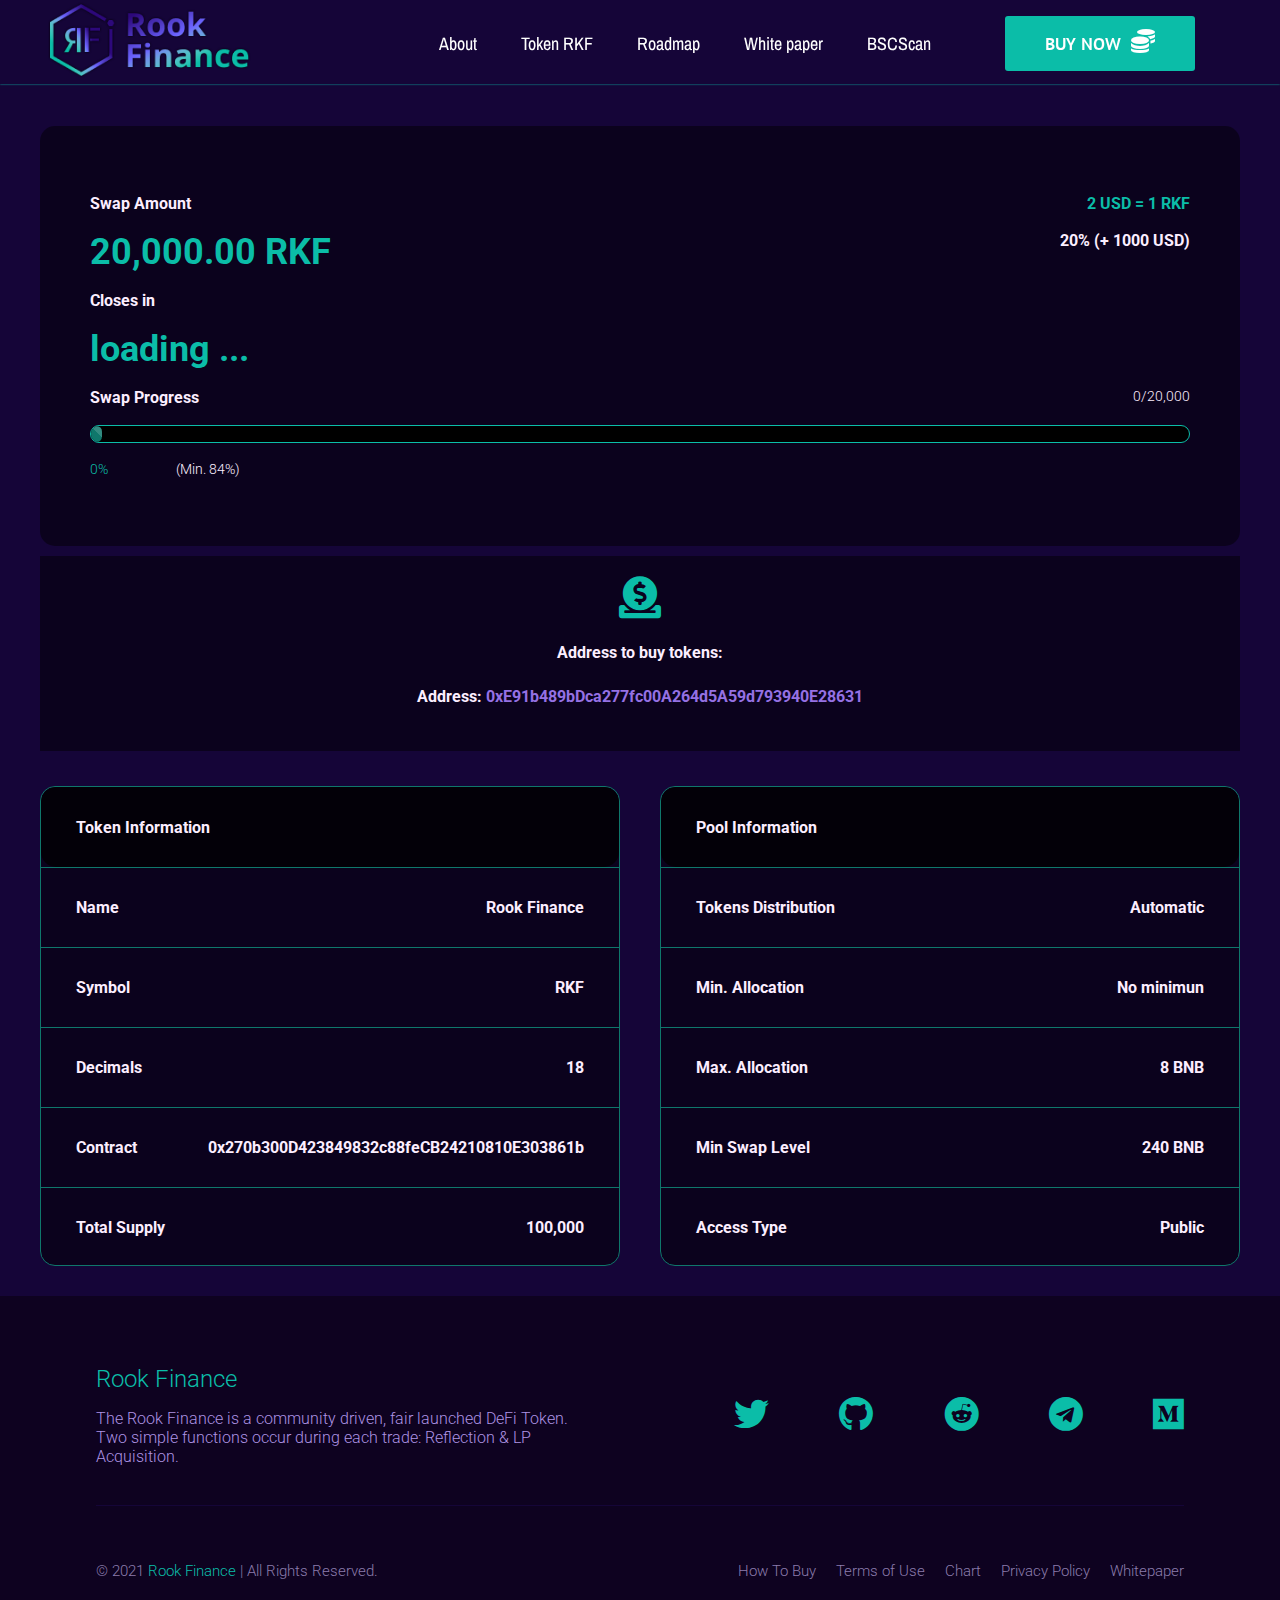
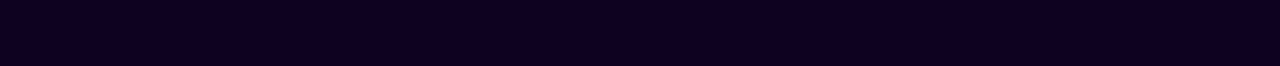
<file: sale/index.html>
<!DOCTYPE html>
<html lang="en">
<head>
    <meta charset="UTF-8">
    <meta http-equiv="X-UA-Compatible" content="IE=edge">
    <!-- Font of letter -->
    <link rel="preconnect" href="https://fonts.gstatic.com">
    <link href="https://fonts.googleapis.com/css2?family=Open+Sans:wght@400;700&family=ABeeZee&family=Amaranth&family=Archivo+Narrow&family=Roboto:wght@300;400;700;900&display=swap" rel="stylesheet">
    <link rel="stylesheet" href="https://use.fontawesome.com/releases/v5.15.2/css/all.css">
    <meta name="viewport" content="width=device-width, initial-scale=1.0">
    <link rel="stylesheet" href="../styles/all.css">
    <link rel="icon" type="image/png" href="../image/favicon.png">
    <link rel="stylesheet" href="../styles/presale.css">
    <link rel="stylesheet" href="../styles/loading.css">
    <title>Rook Finance</title>
</head>
<body>
    <div class="loading">
        <div class="loading__anime">
            <div class="cargar">
            </div>
        </div>
    </div>
    <header class="header" id="header">
        <nav class="nav">
            <div class="nav__logo">
                <a href="../"><img src="../image/logo.png" alt="YFDR Logo"></a>
            </div>
            <div class="nav-text">
                <div class="nav__url">
                    <a href="../#about" class="link">About</a>
                    <a href="./#tokens" class="link">Token RKF</a>
                    <a href="../#roadmap" class="link">Roadmap</a>
                    <a href="../#" target="_blank" class="link">White paper</a>
                    <a href="https://bscscan.com/token/0x270b300d423849832c88fecb24210810e303861b"  target="_blank" class="link">BSCScan</a>
                    <a href="../sale" class="buynow">BUY NOW <i class="fas fa-coins"></i></a>
                </div>
                <div id="bars"><i class="fas fa-bars" id="iconBars"></i></div>
            </div>
        </nav>
        <main class="main">
            <div class="main__top">
                <div class="main__top--center">
                    <div class="main__top--center-1 mg-12">
                        <h4>Swap Amount</h4>
                        <h4 class="bluer" id="price">2 USD = 1 RKF</h4>
                    </div>
                    <div class="main__top--center-2 mg-12">
                        <h2 class="bluer">20,000.00 RKF</h2>
                        <h4 id="bonus">20% (+ 1000 USD)</h4>
                    </div>
                    <div class="main__top--center-3 ">
                        <h4 class="mg-12">Closes in</h4>
                        <div class="mg-12 bluer" id="reloj"><h2>loading ...</h2></div>
                        <div class="main__top--center-3flex ms-12">
                            <h4>Swap Progress</h4>
                            <p>0/20,000</p> 
                        </div>
                    </div>
                    <div class="main__top--center-loading mg-12"><span></span></div>
                    <div class="main__top--center-info">
                        <p class="bluer">0%</p>
                        <p>(Min. 84%)</p>
                    </div>
                </div>
            </div>
            <div class="main__buy">
                <i class="fas fa-donate"></i>
                <h4>Address to buy tokens:</h4>
                <h4>Address: <a href="https://bscscan.com/address/0xE91b489bDca277fc00A264d5A59d793940E28631" target="_blank">0xE91b489bDca277fc00A264d5A59d793940E28631</a></h4>
            </div>
            <div class="main__bottom">
                <div class="main__bottom--left">
                    <div class="main__bottom--left-1 caja-all">
                        <h4 class="left-mg">Token Information</h4>
                    </div>
                    <div class="main__bottom--left-2 caja-all ">
                        <h4 class="left-mg">Name</h4>
                        <h4 class="right-mg">Rook Finance</h4>
                    </div>
                    <div class="main__bottom--left-3 caja-all ">
                        <h4 class="left-mg">Symbol</h4>
                        <h4 class="right-mg">RKF</h4>
                    </div>
                    <div class="main__bottom--left-4 caja-all ">
                        <h4 class="left-mg">Decimals</h4>
                        <h4 class="right-mg">18</h4>
                    </div>
                    <div class="main__bottom--left-5 caja-all ">
                        <h4 class="left-mg">Contract</h4>
                        <h4 class="right-mg">0x270b300D423849832c88feCB24210810E303861b</h4>
                    </div>
                    <div class="main__bottom--left-5 caja-all ">
                        <h4 class="left-mg">Total Supply</h4>
                        <h4 class="right-mg">100,000</h4>
                    </div>
                </div>
                <div class="main__bottom--left">
                    <div class="main__bottom--left-1 caja-all">
                        <h4 class="left-mg">Pool Information</h4>
                    </div>
                    <div class="main__bottom--left-2 caja-all ">
                        <h4 class="left-mg">Tokens Distribution</h4>
                        <h4 class="right-mg">Automatic</h4>
                    </div>
                    <div class="main__bottom--left-3 caja-all ">
                        <h4 class="left-mg">Min. Allocation</h4>
                        <h4 class="right-mg">No minimun</h4>
                    </div>
                    <div class="main__bottom--left-4 caja-all ">
                        <h4 class="left-mg">Max. Allocation</h4>
                        <h4 class="right-mg">8 BNB</h4>
                    </div>
                    <div class="main__bottom--left-5 caja-all ">
                        <h4 class="left-mg">Min Swap Level</h4>
                        <h4 class="right-mg">240 BNB</h4>
                    </div>
                    <div class="main__bottom--left-5 caja-all ">
                        <h4 class="left-mg">Access Type</h4>
                        <h4 class="right-mg">Public</h4>
                    </div>
                </div>
            </div>
        </main>
    </header>



    <footer class="footer">
        <div class="footer__redes">
            <div class="footer__redes--texto">
                <h2 class="footer__redes--texto-1">
                    Rook Finance
                </h2>
                <p class="footer__redes--texto-2">The Rook Finance is a community driven, fair launched DeFi Token. Two simple functions occur during each trade: Reflection & LP Acquisition.</p>
            </div>
            <div class="footer__redes--iconos">
                <a href="https://twitter.com/Rook_Finance/" class="footer__redes--iconos-a"><i class="fab fa-twitter"></i></a>
                <a href="https://github.com/RookToken/" class="footer__redes--iconos-a"><i class="fab fa-github"></i></a>
                <a href="#" class="footer__redes--iconos-a"><i class="fab fa-reddit"></i></a>
                <a href="https://t.me/RookFinance" class="footer__redes--iconos-a"><i class="fab fa-telegram"></i></a>
                <a href="#" class="footer__redes--iconos-a"><i class="fab fa-medium"></i></a>
            </div>
        </div>
        <div class="footer__copyright">
            <div class="footer__copyright--copy">
                <p class="footer__copyright--copy-texto">&copy; 2021 <a href="./">Rook Finance</a> | All Rights Reserved.</p>
            </div>
            <div class="footer__copyright--nav">
                <a href="#!" class="footer__copyright--nav-a">How To Buy</a>
                <a href="../terms" class="footer__copyright--nav-a">Terms of Use</a>
                <a href="#!" class="footer__copyright--nav-a">Chart</a>
                <a href="../privacy" class="footer__copyright--nav-a">Privacy Policy</a>
                <a href="#!" class="footer__copyright--nav-a">Whitepaper</a>
            </div>
        </div>
    </footer>
    <!-- SCRIPT -->
    <script src="../main/reloj.js"></script>
    <script src="../main/loading.js"></script>
    <script src="../main/main.js"></script>
</body>
</html>
</file>
<file: styles/all.css>
* {
    padding: 0;
    margin: 0;
    box-sizing: border-box;
    
}
[id] {
    scroll-margin-top: 96px;
}

html {
    scroll-behavior: smooth;
}
a, button, input {
    list-style: none;
    text-decoration: none;
    color: #FFFFFF;
}

body {
    font-family: "Roboto";
    background-color: #150538;
    color: #FFFFFF;
}

/* HEADER */

.header {
    width: 100%;
    height: 100%;
}

/* nav */
.nav {
    display: flex;
    align-items: center;
    justify-content: space-between;
    width: 100%;
    height: 84px;
    position: fixed;
    background-color: #150538;
    top: 0;
    z-index: 99;
    box-shadow: 0 0 2px 0px #0bbca7;
}

.nav__logo img {
    width: 200px;
    filter: drop-shadow(0 0 1px #000);
}
.nav__logo {
    margin: auto;
    margin-left: 50px;
}

.nav-text {
    display: flex;
    align-items: center;
    margin-right: 60px;
}
.nav__url {
    margin-right: 25px;
}

.nav__url .link {
    font-size: 18px;
    margin: 10px 20px;
    font-family: "Archivo Narrow";
    transition: 0.1s color;
}
.nav__url .link:hover {
    color: #0BBDA8;
}

.buynow {
    font-family: "Amaranth";
    margin-left: 50px;
    font-size: 18px;
    background-color: #0BBDA8;
    color: #fff;
    font-weight: 400;
    padding: 16px 40px;
    border-radius: 3px;
}
.buynow i {
    font-size: 24px;
    margin-left: 5px;
}

#bars {
    margin: 60px;
    display: none;
    font-size: 32px;
    color: #0BBDA8;
    cursor: pointer;
}
#bars:hover {
    opacity: 0.9;
}
/* nav */


@media screen and (max-width: 1140px) {
    .nav__logo img{
        width: 150px;
    }
    .nav__url {
        margin: auto;
    }
    .nav__url .link {
        font-size: 16px;
        margin: 10px;
    }
    .buynow {
        font-size: 16px;
        margin-left: 25px;
        padding: 14px 28px;
    }
    .buynow i {
        font-size: 20px;
    }
}
@media screen and (max-width:900px) {
    #bars {
        display: block;
    }
    .nav__logo{
        margin-left: 30px;
    }
    .nav-text{
        margin: 0;
    }
    .nav__url {
        text-align: center;
        position: fixed;
        display: flex;
        flex-direction: column;
        width: 100%;
        left:0;
        top: 84px;
        transform: translatex(-100%);
        background-color: rgba(14, 2, 32, 1);
        transition: 0.3s;
        z-index: 10;
    }
    .nav__url .link {
        margin: 0;
        padding: 10px;
        font-size: 18px;
    }
    .buynow {
        margin: 0;
    }
    
}
@media screen and (max-width:400px){
    #bars {
        margin: 40px;
    }
}
/* Footer Redes */
.footer{
    background-color: #0e0220;
    width: 100%;
    height: 100%;
    padding: 30px 0;
}

.footer__redes {
    display: flex;
    flex-wrap: wrap;
    width: 85%;
    height: 180px;
    align-items: center;
    justify-content: space-between;
    margin: 0 auto;
    position: relative;
    border-bottom: 1px solid #150538 ;
}
.footer__redes--texto {
    width: 45%;
}
.footer__redes--texto-1 {
    color: #0BBDA8;
    font-size: 24px;
    font-weight: 300;
    margin-bottom: 16px;
}
.footer__redes--texto-2{
    font-size: 16px;
    font-weight: 300;
    color: #AE94E5;
}

.footer__redes--iconos {
    display: flex;
    width: 450px;
    justify-content: space-between;
}
.footer__redes--iconos-a{
    font-size: 35px;   
    color: #0BBDA8;
}
/* Footer Redes */
/* Footer Copyright */
.footer__copyright {
    width: 85%;
    height: 100px;
    display: flex;
    align-items: center;
    margin: 15px auto; 
    justify-content: space-between;
    font-size: 15px;
    font-weight: 300;
    color: #8b7cac;
    flex-wrap: wrap-reverse;
}

.footer__copyright--copy-texto a{
    color: #0BBDA8;
}
.footer__copyright--nav-a {
    color:#8b7cac;
    margin: 10px 0;
    margin-left: 16px;
}
/* Footer Copyright */


@media screen and (max-width: 1000px){
    .footer__redes, .footer__copyright{
        width: 90%;
    }
}

@media screen and (max-width: 910px) {
    .footer, .footer__redes, .footer__copyright {
        height: 100%;
    }
    .footer__redes--texto {
        text-align: center;
        width: 100%;
        margin: 20px 0;
    }
    .footer__redes--iconos {
        width: 70%;
        margin: 20px auto;
        margin-top: 0;
    }
    
}
@media screen and (max-width: 850px){
    .footer__copyright {
        display: flex;
        justify-content: center;
        align-items: center;
        margin: 15px auto;
    }
    .footer__copyright div {
        margin: 10px 0;
    }
    .footer__copyright--copy {
        width: 100%;
        text-align: center;
    }
    .footer__copyright--nav-a a {
        text-align: center;
        margin: 20px 0;
    }
}

@media screen and (max-width: 450px) {
    .footer__redes--iconos {
        width: 90%;
    }
}
/* FOOTER */
</file>
<file: styles/presale.css>
/* Main */
.header{
    height: 100%;
}
.main{
    margin: 0 auto;
    margin-top: 96px;
    display: flex;
    width: 100%;
    padding: 30px 0;
    height: 100%;
    align-items: center;
    flex-direction: column;
}

.main__top {
    width: 100%;
    margin: auto;
}
.main__top--center{
    width: 1200px;
    height: 420px;
    padding: 50px;
    background-color: rgba(0, 0, 0, 0.473);
    border-radius: 15px;
    color: #fceeff;
    margin: auto;
}
.mg-12{
    margin: 18px 0;
}
.bluer{
    color: #0BBDA8;
}
.main__top--center-info {
    width: 150px;
}
.main__top--center-1, .main__top--center-2, .main__top--center-3flex, .main__top--center-info{
    display: flex;
    justify-content: space-between;
}
.main__top--center p {
    font-size: 14px;
    font-weight: 300;
}
.main__top--center h2 {
    font-size: 36px;
}
.main__top--center-3 h2 > span {
    font-size: 16px;
    color: #9571e4;
}
.main__top--center-loading {
    width: 100%;
    height: 18px;
    background: #000;
    border-radius: 12px;
    border: #0BBDA8 solid 1px;
    overflow: hidden;
}
.main__top--center-loading span {
    float: left;
    width: 1%;
    height: 100%;
    color: #ffffff;
    background-color: #0f776b;
    -webkit-transition: width 0.6s ease;
    transition: width 0.6s ease;
    border-radius: 12px;
    background-image: linear-gradient(45deg,rgba(255,255,255,0.15) 25%,transparent 25%,transparent 50%,rgba(255,255,255,0.15) 50%,rgba(255,255,255,0.15) 75%,transparent 75%,transparent);
    background-size: 40px 40px;
    animation: cargar 2s linear infinite;
}

@keyframes cargar {
    0% {
        background-position: 40px 0;
    }
    100% {
        background-position: 0 0;
    } 
}
/* buy */
.main__buy {
    width: 1200px;
    padding: 20px;
    margin: 10px auto;
    background-color: rgba(0, 0, 0, 0.473);
    text-align: center;
}
.main__buy i, .main__buy h4{
    margin-bottom: 25px;
    color: #fceeff;
}
.main__buy i {
    font-size: 42px;
    color: #0BBDA8;
}
.main__buy h4 a {
    color: #9571e4;
}

/* buy */

/* Main */


/* Cajillas */
.main__bottom {
    display: flex;
    justify-content: space-between;
    margin-top: 25px;
    width: 1200px;
    color: #fceeff;
}

.main__bottom--left {
    position: relative;
    width: 580px;
    height: 480px;
    background-color: rgba(0, 0, 0, 0.473);
    border-radius: 15px;
    border: #0f776b solid 1px;
}

.caja-all{
    display: flex;
    width: 100%;
    height: 80px;
    justify-content: space-between;
    align-items: center;
    border-top: 1px solid #0f776b;
}
.caja-all .left-mg {
    margin-left: 35px;
}
.caja-all .right-mg {
    margin-right: 35px;
}

.main__bottom--left-1 {
    float: left;
    width: 100%;
    background-color: rgba(0, 0, 0, 0.7);
    border: none;
    border-radius: 15px;
}



/* Cajillas */

@media screen and (max-width:1230px) {
    .main__top--center, .main__buy {
        width: 95%;
        margin: 5px auto;
    }
    .main__bottom {
        width: 100%;
        display: flex;
        flex-direction: column;
    }
    .main__bottom > div {
        width: 900px;
        margin: 8px auto;
    }
}
@media screen and (max-width:930px) {
    .main__bottom > div {
        width:  90%;
    }   
    .main__top--center h2{
        font-size: 28px;
    }
}

@media screen and (max-width:600px) {
    .main__buy i {
        font-size: 28px;
        margin-bottom: 10px ;
    }
    .main__buy h4 {
        font-size: 13px;
    }
    .main__bottom h4 {
        font-size: 15px;
    }
    .caja-all .left-mg {
        margin-left: 25px;
    }
    .caja-all .right-mg {
        margin-right: 25px;
    }
}

@media screen and (max-width:525px) {
    .main__top--center{ 
        height: 100%;
        padding: 20px;

    }
    .main__top--center h2{
        font-size: 22px;
    }

    .main__top--center p {
        font-size: 12px;
        font-weight: 300;
    }
    .main__top--center-3 h2 > span {
        font-size: 12px;
        color: #9571e4;
    }
    .main__top--center h4 {
        font-size: 15px;
    }
    .main__buy h4 {
        margin: 8px auto;
        font-size: 11px;
    }
    .main__top--center-info {
        width: 100px;
    }
    .main__bottom > div {
        height: 100%;
    }
    .caja-all{
        height: 60px;
    }
    .main__bottom {
        margin: 10px 0;
    }
    .main__bottom h4 {
        font-size: 12px;
    }
    .caja-all .left-mg {
        margin-left: 15px;
    }
    .caja-all .right-mg {
        margin-right: 15px;
    }
}
@media screen and (max-width:420px) {
    .caja-all{
        height: 40px;
    }
    .main__bottom {
        margin: 10px 0;
    }
    .main__bottom h4 {
        font-size: 10px;
    }
    .caja-all .left-mg {
        margin-left: 10px;
    }
    .caja-all .right-mg {
        margin-right: 10px;
    }
}

@media screen and (max-width:360px) {
    .main__top--center h2{
        font-size: 20px;
    }
    .main__top--center p {
        font-size: 10px;
        font-weight: 300;
    }
    .main__top--center-3 h2 > span {
        font-size: 10px;
        color: #9571e4;
    }
    .main__top--center h4 {
        font-size: 13px;
    }
    .main__buy h4 {
        margin: 8px auto;
        font-size: 10px;
    }

    
    .caja-all{
        height: 40px;
    }
    .main__bottom h4 {
        font-size: 9px;
    }
    .caja-all .left-mg {
        margin-left: 7px;
    }
    .caja-all .right-mg {
        margin-right: 7px;
    }
}
</file>
<file: styles/loading.css>
.loading {
    background: #150538;
    width: 100%;
    height: 100vh;
    position: fixed;
    z-index: 99999;
    top: 0;
    display: flex;
    justify-content: center;
    align-items: center;
    transition: 0.5s;
}

.loading__anime {
    position: relative;
}

.loading__anime .cargar {
    display: flex;
    position: relative;
    width: 80px;
    height: 80px;
    border-radius: 50%;
    border-top: 5px solid transparent ;
    border-bottom: 5px solid transparent ;
    border-right: 5px solid #0BBDA8;
    border-left: 5px solid #0BBDA8;
    align-items: center;
    justify-content: center;
    animation: loading 3s reverse linear infinite;
}

.loading__anime .cargar::after {
    position: absolute;
    content: "";
    width: 50px;
    height: 50px;
    border-radius: 50%;
    border-top: 5px solid #4e0fd6;
    border-bottom: 5px solid #4e0fd6;
    border-right: 5px solid transparent;
    border-left: 5px solid transparent;
    animation: loading 1s linear infinite;
}

@keyframes loading {
    0%{
        transform: rotate(0deg);
    }
    100% {
        transform: rotate(360deg);
    }
}
</file>
